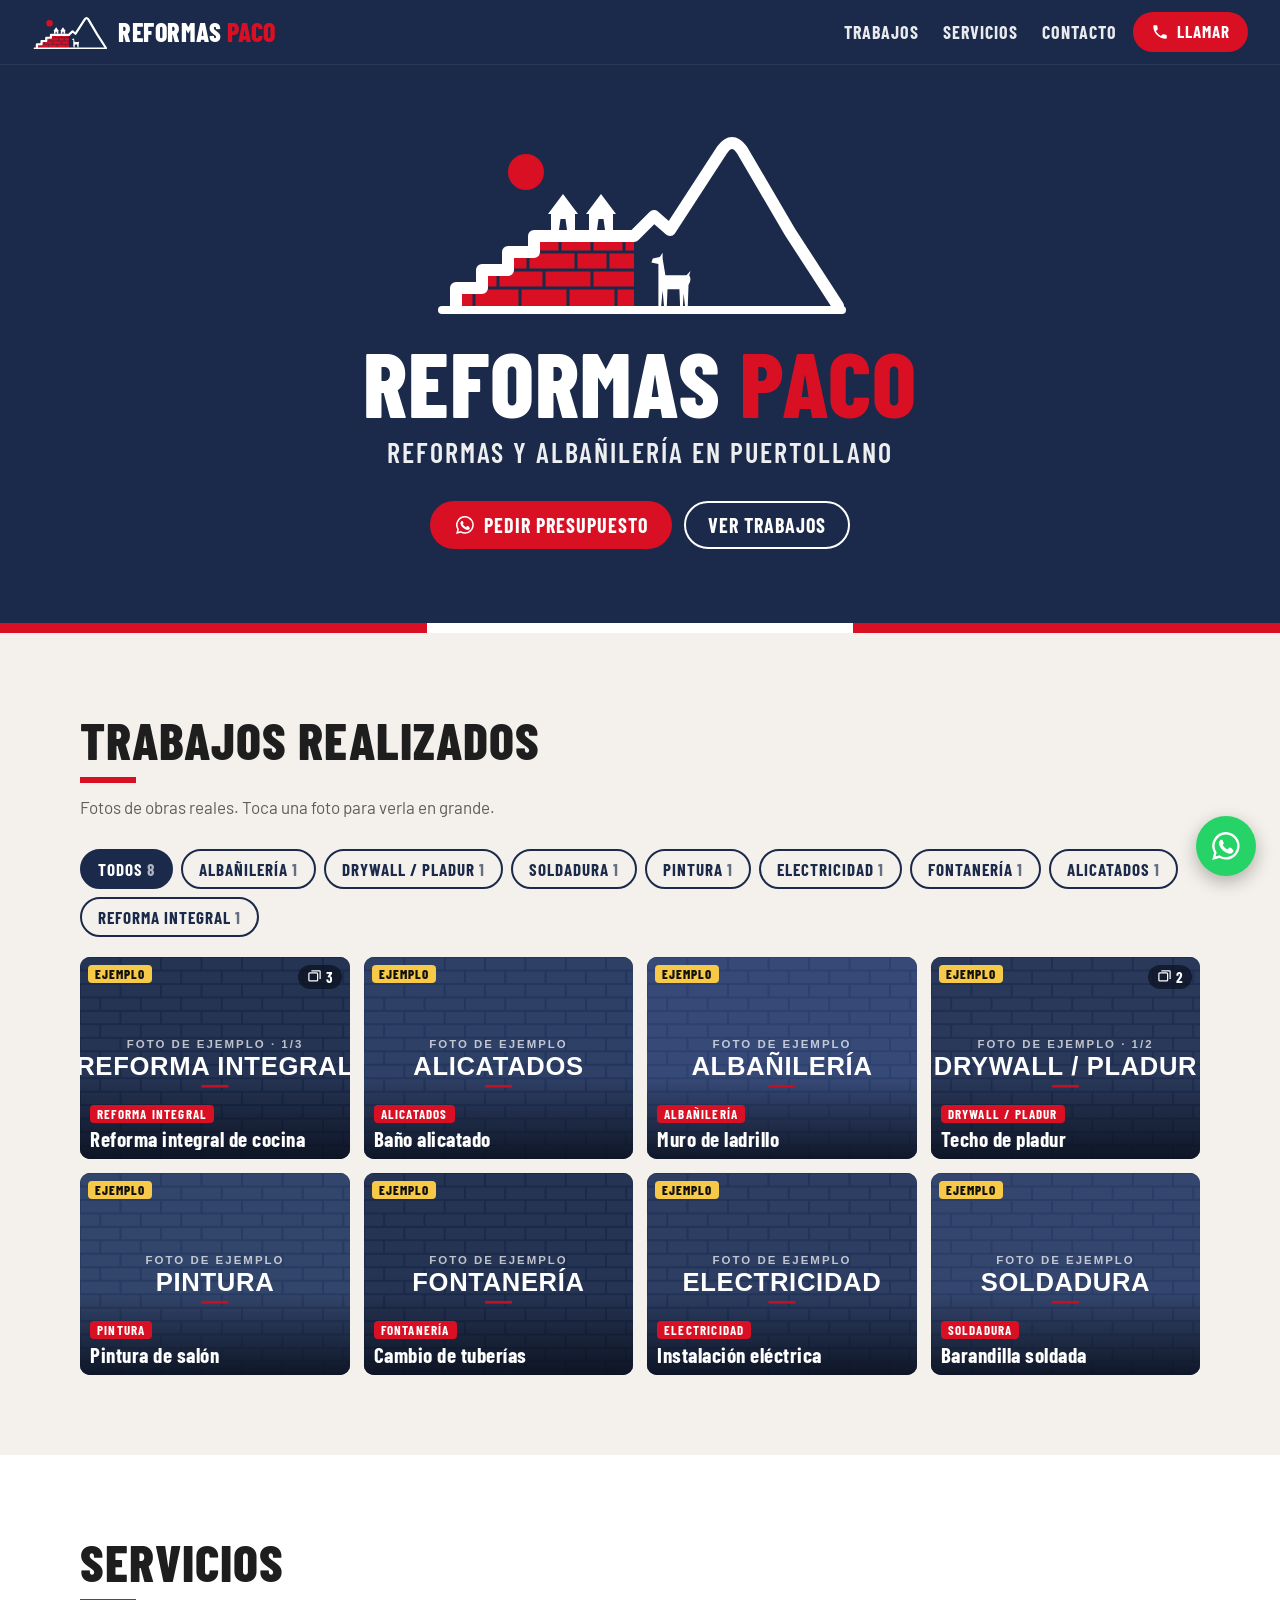
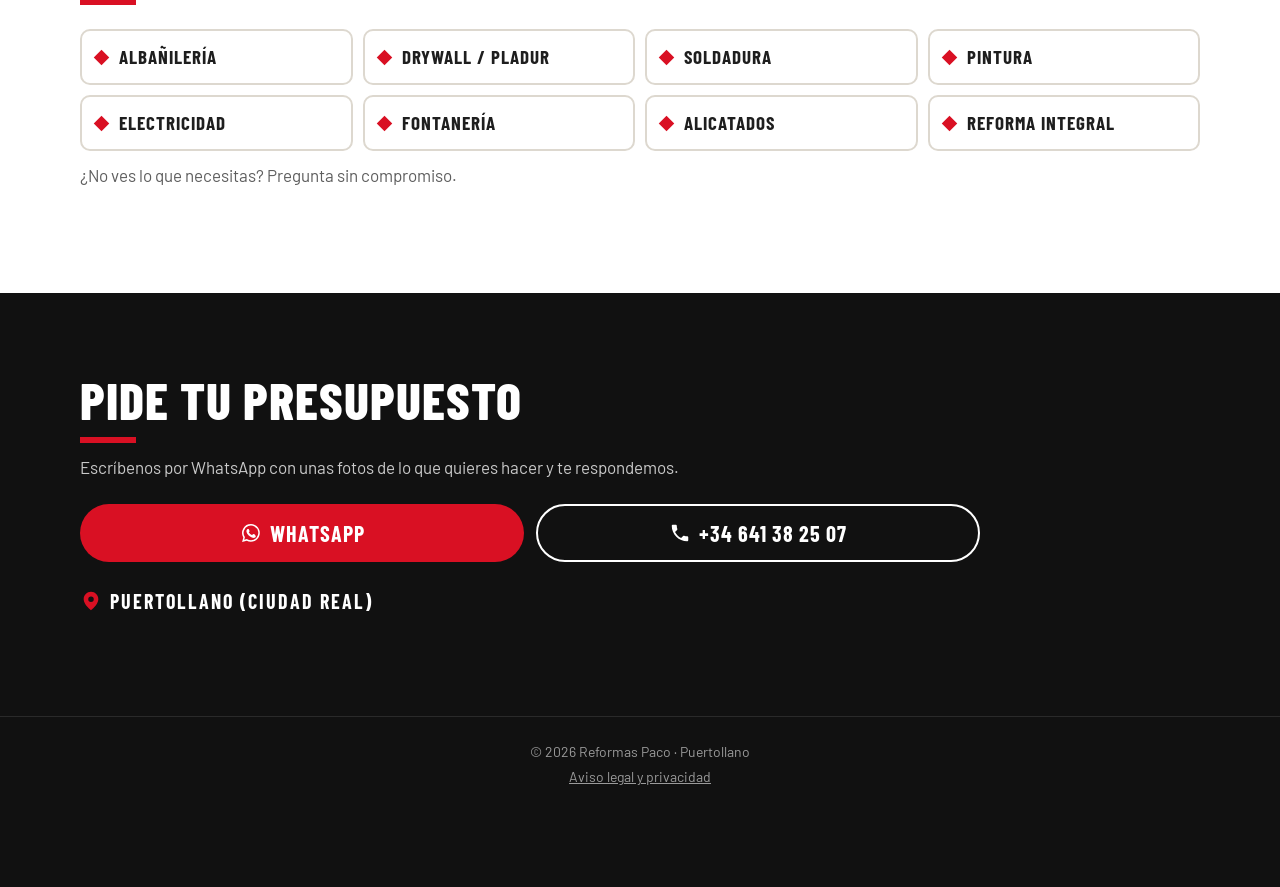
<file: index.html>
<!doctype html>
<html lang="es">
<head>
<meta charset="utf-8">
<meta name="viewport" content="width=device-width, initial-scale=1">
<title>Reformas Paco · Reformas y albañilería en Puertollano</title>
<meta name="description" content="Reformas Paco: albañilería, pladur, pintura, alicatados, fontanería, electricidad, soldadura y reformas integrales en Puertollano. Mira fotos de trabajos reales y pide presupuesto por WhatsApp.">
<meta name="theme-color" content="#1B2A4A">
<!-- Vista previa al compartir el enlace (WhatsApp, Facebook...) -->
<meta property="og:type" content="website">
<meta property="og:title" content="Reformas Paco · Puertollano">
<meta property="og:description" content="Mira mis trabajos de reformas y pide tu presupuesto por WhatsApp.">
<meta property="og:url" content="https://www.reformaspaco.com/">
<meta property="og:image" content="https://www.reformaspaco.com/img/compartir.png">
<link rel="icon" href="img/icono.svg" type="image/svg+xml">
<link rel="preconnect" href="https://fonts.googleapis.com">
<link rel="preconnect" href="https://fonts.gstatic.com" crossorigin>
<link href="https://fonts.googleapis.com/css2?family=Barlow+Condensed:wght@600;700;800&family=Barlow:wght@400;500;600&display=swap" rel="stylesheet">
<link rel="stylesheet" href="estilos.css">
</head>
<body>

<header class="barra">
  <a class="marca" href="#inicio" aria-label="Reformas Paco, inicio">
    <svg class="marca-escena" viewBox="0 0 420 200" aria-hidden="true"><use href="#escena"/></svg>
    <span>REFORMAS <b>PACO</b></span>
  </a>
  <nav class="menu" aria-label="Secciones">
    <a href="#trabajos">Trabajos</a>
    <a href="#servicios">Servicios</a>
    <a href="#contacto">Contacto</a>
  </nav>
  <a class="boton boton-rojo boton-chico" href="tel:+34641382507">
    <svg viewBox="0 0 24 24" aria-hidden="true"><use href="#i-tel"/></svg>Llamar
  </a>
</header>

<main>
  <section class="portada" id="inicio">
    <svg class="portada-escena" viewBox="0 0 420 200" role="img" aria-label="Logo de Reformas Paco: Machu Picchu con andenes de ladrillo y una llama"><use href="#escena"/></svg>
    <h1>REFORMAS <span>PACO</span></h1>
    <p class="portada-sub">Reformas y albañilería en Puertollano</p>
    <div class="portada-botones">
      <a class="boton boton-rojo" data-whatsapp href="https://wa.me/34641382507">
        <svg viewBox="0 0 24 24" aria-hidden="true"><use href="#i-wa"/></svg>Pedir presupuesto
      </a>
      <a class="boton boton-claro" href="#trabajos">Ver trabajos</a>
    </div>
    <div class="franja" aria-hidden="true"><i></i><i></i><i></i></div>
  </section>

  <section class="seccion trabajos" id="trabajos">
    <div class="contenedor">
      <h2>Trabajos realizados</h2>
      <p class="intro">Fotos de obras reales. Toca una foto para verla en grande.<span data-instagram-texto hidden> Las nuevas las subimos primero a <a data-instagram target="_blank" rel="noopener">Instagram</a>.</span></p>
      <div class="filtros" role="toolbar" aria-label="Filtrar por servicio"></div>
      <div class="galeria" aria-live="polite"></div>
      <p class="vacio" hidden>Todavía no hay fotos de este servicio. ¡Pronto subiremos más!</p>
    </div>
  </section>

  <section class="seccion servicios" id="servicios">
    <div class="contenedor">
      <h2>Servicios</h2>
      <ul class="lista-servicios"></ul>
      <p class="intro">¿No ves lo que necesitas? Pregunta sin compromiso.</p>
    </div>
  </section>

  <section class="seccion contacto" id="contacto">
    <div class="contenedor">
      <h2>Pide tu presupuesto</h2>
      <p class="intro">Escríbenos por WhatsApp con unas fotos de lo que quieres hacer y te respondemos.</p>
      <div class="contacto-botones">
        <a class="boton boton-rojo boton-grande" data-whatsapp href="https://wa.me/34641382507">
          <svg viewBox="0 0 24 24" aria-hidden="true"><use href="#i-wa"/></svg>WhatsApp
        </a>
        <a class="boton boton-claro boton-grande" href="tel:+34641382507">
          <svg viewBox="0 0 24 24" aria-hidden="true"><use href="#i-tel"/></svg>+34 641 38 25 07
        </a>
        <a class="boton boton-claro boton-grande" data-instagram hidden target="_blank" rel="noopener">
          <svg viewBox="0 0 24 24" aria-hidden="true"><use href="#i-ig"/></svg><span>Instagram</span>
        </a>
      </div>
      <p class="zona"><svg viewBox="0 0 24 24" aria-hidden="true"><use href="#i-pin"/></svg>Puertollano (Ciudad Real)</p>
    </div>
  </section>
</main>

<footer class="pie">
  <p>© <span data-anio></span> Reformas Paco · Puertollano</p>
  <p><a href="aviso-legal.html">Aviso legal y privacidad</a></p>
</footer>

<a class="flotante-wa" data-whatsapp href="https://wa.me/34641382507" aria-label="Escribir por WhatsApp">
  <svg viewBox="0 0 24 24" aria-hidden="true"><use href="#i-wa"/></svg>
</a>

<dialog class="visor" aria-label="Foto del trabajo">
  <div class="visor-arriba">
    <span class="visor-contador"></span>
    <div class="visor-acciones">
      <button class="visor-boton" data-compartir type="button"><svg viewBox="0 0 24 24" aria-hidden="true"><use href="#i-compartir"/></svg><span>Compartir</span></button>
      <button class="visor-boton" data-cerrar type="button" aria-label="Cerrar"><svg viewBox="0 0 24 24" aria-hidden="true"><use href="#i-cerrar"/></svg></button>
    </div>
  </div>
  <div class="visor-foto">
    <button class="visor-flecha" data-anterior type="button" aria-label="Foto anterior"><svg viewBox="0 0 24 24" aria-hidden="true"><use href="#i-izq"/></svg></button>
    <img alt="">
    <button class="visor-flecha" data-siguiente type="button" aria-label="Foto siguiente"><svg viewBox="0 0 24 24" aria-hidden="true"><use href="#i-der"/></svg></button>
  </div>
  <div class="visor-texto">
    <span class="etiqueta"></span>
    <h3></h3>
    <p></p>
    <a class="visor-ig" target="_blank" rel="noopener" hidden><svg viewBox="0 0 24 24" aria-hidden="true"><use href="#i-ig"/></svg><span>Ver en Instagram</span></a>
  </div>
</dialog>

<!-- Dibujos reutilizables -->
<svg width="0" height="0" style="position:absolute" aria-hidden="true">
  <defs>
    <mask id="juntas" maskUnits="userSpaceOnUse" x="0" y="0" width="420" height="200">
      <rect width="420" height="200" fill="#fff"/>
      <path d="M20 132 H210 M20 150 H210 M20 168 H210 M130 116 V132 M162 116 V132 M194 116 V132 M98 132 V150 M146 132 V150 M178 132 V150 M68 150 V168 M114 150 V168 M162 150 V168 M44 168 V186 M90 168 V186 M138 168 V186 M186 168 V186" fill="none" stroke="#000" stroke-width="3"/>
    </mask>
    <symbol id="escena" viewBox="0 0 420 200">
      <circle cx="96" cy="52" r="18" fill="#D91023"/>
      <path d="M26 186 V168 H52 V150 H78 V132 H104 V116 H204 V186 Z" fill="#D91023" mask="url(#juntas)"/>
      <path d="M118 94 L133 74 L148 94 Z M156 94 L171 74 L186 94 Z" fill="currentColor"/>
      <path fill-rule="evenodd" d="M121 92 H145 V110 H121 Z M129 110 L130.5 99 L135.5 99 L137 110 Z M159 92 H183 V110 H159 Z M167 110 L168.5 99 L173.5 99 L175 110 Z" fill="currentColor"/>
      <path d="M26 186 V168 H52 V150 H78 V132 H104 V116 H204 L224 96 L240 110 L292 30 Q302 16 312 30 L360 112 L408 186" fill="none" stroke="currentColor" stroke-width="12" stroke-linejoin="round" stroke-linecap="round"/>
      <g transform="translate(262 186) scale(-1.4 1.4)"><path d="M4 -22 L19 -22 L21 -34 L21 -38 L23 -35 L28 -34 L29 -31 L24 -30 L24 -20 L24 0 L22 0 L21 -11 L20 0 L18 0 L17.5 -12 L9 -12 L8.5 0 L6.5 0 L6 -9 L5 0 L3 0 L2.5 -15 Q0 -19 2 -22 L1 -25 L4 -22 Z" fill="currentColor"/></g>
      <path d="M12 190 H412" fill="none" stroke="currentColor" stroke-width="8" stroke-linecap="round"/>
    </symbol>
    <symbol id="i-tel" viewBox="0 0 24 24"><path fill="currentColor" d="M6.6 10.8 C8 13.6 10.4 16 13.2 17.4 L15.4 15.2 C15.7 14.9 16.1 14.8 16.5 15 C17.6 15.4 18.8 15.6 20 15.6 C20.6 15.6 21 16 21 16.6 V20 C21 20.6 20.6 21 20 21 C10.6 21 3 13.4 3 4 C3 3.4 3.4 3 4 3 H7.5 C8.1 3 8.5 3.4 8.5 4 C8.5 5.3 8.7 6.5 9.1 7.6 C9.2 8 9.1 8.4 8.8 8.7 Z"/></symbol>
    <symbol id="i-wa" viewBox="0 0 24 24"><path fill="currentColor" d="M12 2.2a9.7 9.7 0 0 0-8.4 14.6L2.3 21.8l5.1-1.3A9.7 9.7 0 1 0 12 2.2Zm0 17.7a8 8 0 0 1-4.1-1.1l-.3-.2-3 .8.8-2.9-.2-.3A8 8 0 1 1 12 19.9Zm4.4-6c-.2-.1-1.4-.7-1.7-.8-.2-.1-.4-.1-.5.1l-.8 1c-.1.2-.3.2-.5.1a6.5 6.5 0 0 1-3.2-2.8c-.2-.4.2-.4.7-1.3.1-.2 0-.3 0-.4l-.8-1.8c-.2-.5-.4-.4-.5-.4h-.5c-.2 0-.4.1-.7.3-.2.3-.9.9-.9 2.2s.9 2.5 1 2.7c.1.2 1.8 2.8 4.4 3.9 1.6.7 2.3.8 3.1.6.5-.1 1.4-.6 1.6-1.2.2-.6.2-1.1.1-1.2l-.6-.3Z"/></symbol>
    <symbol id="i-pin" viewBox="0 0 24 24"><path fill="currentColor" fill-rule="evenodd" d="M12 2 C7.6 2 4 5.6 4 10 C4 16 12 22 12 22 C12 22 20 16 20 10 C20 5.6 16.4 2 12 2 Z M15 10 A3 3 0 1 0 9 10 A3 3 0 1 0 15 10 Z"/></symbol>
    <symbol id="i-cerrar" viewBox="0 0 24 24"><path d="M6 6 L18 18 M18 6 L6 18" stroke="currentColor" stroke-width="2.4" stroke-linecap="round" fill="none"/></symbol>
    <symbol id="i-izq" viewBox="0 0 24 24"><path d="M15 5 L8 12 L15 19" stroke="currentColor" stroke-width="2.6" stroke-linecap="round" stroke-linejoin="round" fill="none"/></symbol>
    <symbol id="i-der" viewBox="0 0 24 24"><path d="M9 5 L16 12 L9 19" stroke="currentColor" stroke-width="2.6" stroke-linecap="round" stroke-linejoin="round" fill="none"/></symbol>
    <symbol id="i-compartir" viewBox="0 0 24 24"><g fill="none" stroke="currentColor" stroke-width="2.2" stroke-linecap="round" stroke-linejoin="round"><path d="M12 15 V3 M7.5 7.5 L12 3 L16.5 7.5"/><path d="M5 12 V20 H19 V12"/></g></symbol>
    <symbol id="i-ig" viewBox="0 0 24 24"><g fill="none" stroke="currentColor" stroke-width="2"><rect x="3" y="3" width="18" height="18" rx="5"/><circle cx="12" cy="12" r="4.2"/></g><circle cx="17.4" cy="6.6" r="1.3" fill="currentColor"/></symbol>
    <symbol id="i-play" viewBox="0 0 24 24"><path d="M8 5 L19 12 L8 19 Z" fill="currentColor"/></symbol>
    <symbol id="i-fotos" viewBox="0 0 24 24"><g fill="none" stroke="currentColor" stroke-width="2"><rect x="3" y="6" width="14" height="13" rx="1.5"/><path d="M7 3 H20 a1 1 0 0 1 1 1 V16"/></g></symbol>
  </defs>
</svg>

<script src="app.js"></script>
</body>
</html>
</file>
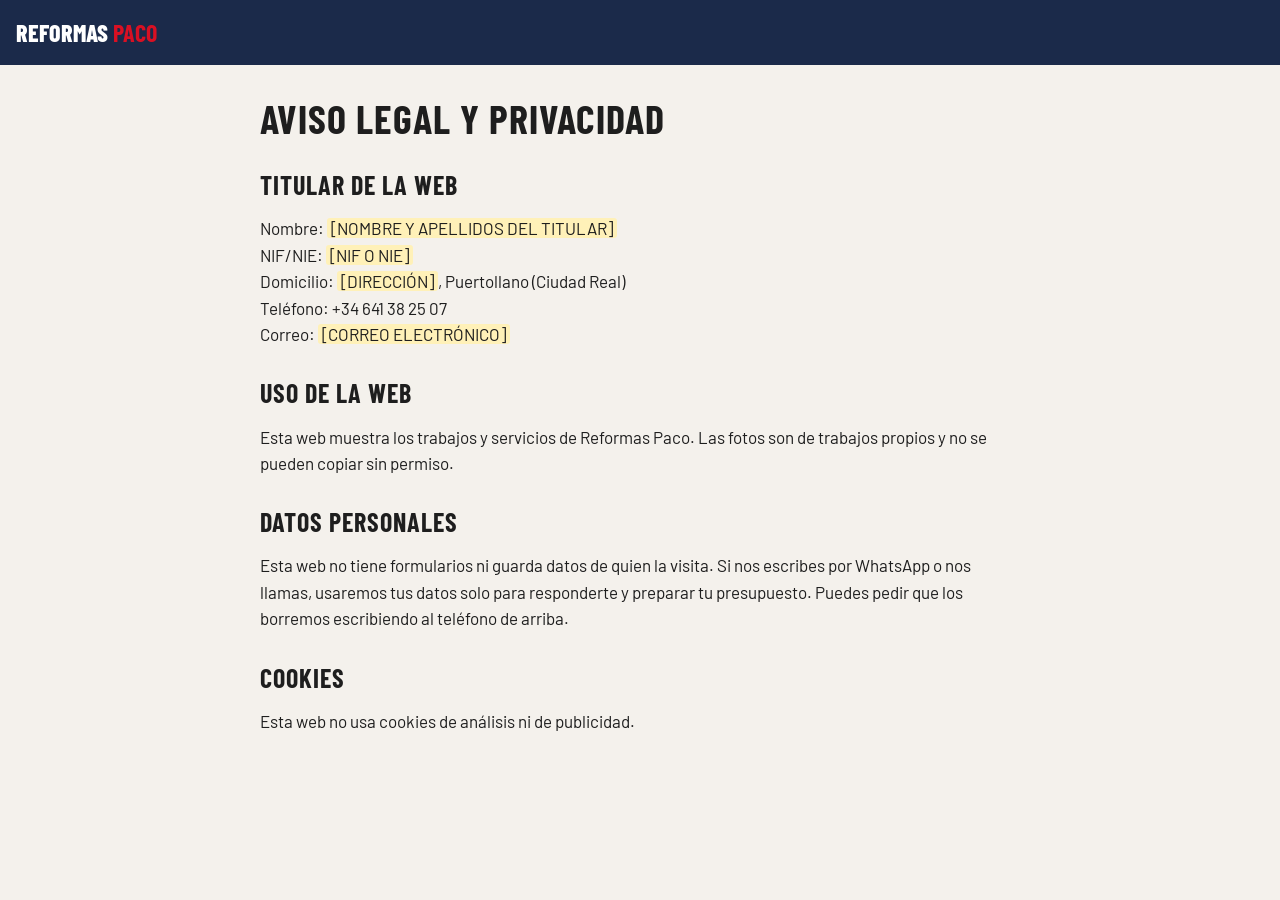
<file: aviso-legal.html>
<!doctype html>
<html lang="es">
<head>
<meta charset="utf-8">
<meta name="viewport" content="width=device-width, initial-scale=1">
<title>Aviso legal y privacidad · Reformas Paco</title>
<meta name="robots" content="noindex">
<link rel="icon" href="img/icono.svg" type="image/svg+xml">
<link href="https://fonts.googleapis.com/css2?family=Barlow+Condensed:wght@700;800&family=Barlow:wght@400;600&display=swap" rel="stylesheet">
<style>
:root{--azul:#1B2A4A;--rojo:#D91023;--crema:#F4F1EC}
body{margin:0;background:var(--crema);color:#1E1E1E;font-family:'Barlow',system-ui,sans-serif;font-size:17px;line-height:1.55}
header{background:var(--azul);color:#fff;padding:14px 16px}
header a{color:#fff;text-decoration:none;font-family:'Barlow Condensed',sans-serif;font-weight:800;font-size:24px}
header b{color:var(--rojo)}
main{max-width:760px;margin:0 auto;padding:32px 16px 64px}
h1,h2{font-family:'Barlow Condensed',sans-serif;text-transform:uppercase;letter-spacing:1px;line-height:1.05}
h1{font-size:40px;margin:0 0 16px}
h2{font-size:26px;margin:32px 0 8px}
.pendiente{background:#FFF1B8;padding:0 4px;border-radius:3px}
</style>
</head>
<body>
<header><a href="./">REFORMAS <b>PACO</b></a></header>
<main>
<h1>Aviso legal y privacidad</h1>

<h2>Titular de la web</h2>
<p>Nombre: <span class="pendiente">[NOMBRE Y APELLIDOS DEL TITULAR]</span><br>
NIF/NIE: <span class="pendiente">[NIF O NIE]</span><br>
Domicilio: <span class="pendiente">[DIRECCIÓN]</span>, Puertollano (Ciudad Real)<br>
Teléfono: +34 641 38 25 07<br>
Correo: <span class="pendiente">[CORREO ELECTRÓNICO]</span></p>

<h2>Uso de la web</h2>
<p>Esta web muestra los trabajos y servicios de Reformas Paco. Las fotos son de trabajos propios y no se pueden copiar sin permiso.</p>

<h2>Datos personales</h2>
<p>Esta web no tiene formularios ni guarda datos de quien la visita. Si nos escribes por WhatsApp o nos llamas, usaremos tus datos solo para responderte y preparar tu presupuesto. Puedes pedir que los borremos escribiendo al teléfono de arriba.</p>

<h2>Cookies</h2>
<p>Esta web no usa cookies de análisis ni de publicidad.</p>
</main>
</body>
</html>
</file>
<file: estilos.css>
:root {
  --azul: #1B2A4A;
  --azul-claro: #2D4170;
  --negro: #111111;
  --rojo: #D91023;
  --rojo-oscuro: #B00C1C;
  --blanco: #FFFFFF;
  --crema: #F4F1EC;
  --texto: #1E1E1E;
  --gris: #5E5E5E;
  --linea: #DDD8CF;
  --titulos: 'Barlow Condensed', 'Arial Narrow', sans-serif;
  --cuerpo: 'Barlow', system-ui, sans-serif;
  --radio: 10px;
}

* { box-sizing: border-box; }
html { scroll-behavior: smooth; scroll-padding-top: 72px; }
body { margin: 0; background: var(--crema); color: var(--texto); font-family: var(--cuerpo); font-size: 17px; line-height: 1.5; }
img { max-width: 100%; display: block; }
svg { flex-shrink: 0; }
a { color: inherit; }

/* Barra superior */
.barra {
  position: sticky; top: 0; z-index: 20;
  display: flex; align-items: center; gap: 16px;
  padding: 10px 16px; background: var(--azul); color: var(--blanco);
  box-shadow: 0 1px 0 rgba(255,255,255,.08);
}
.marca { display: flex; align-items: center; gap: 10px; text-decoration: none; margin-right: auto; }
.marca-escena { width: 64px; height: 30px; color: var(--blanco); }
.marca span { font-family: var(--titulos); font-weight: 800; font-size: 22px; letter-spacing: .5px; line-height: 1; white-space: nowrap; }
.marca b { color: var(--rojo); font-weight: 800; }
.menu { display: none; gap: 24px; }
.menu a { font-family: var(--titulos); font-weight: 700; font-size: 18px; letter-spacing: 1px; text-transform: uppercase; text-decoration: none; opacity: .9; }
.menu a:hover { opacity: 1; color: #FFD6DA; }

/* Botones */
.boton {
  display: inline-flex; align-items: center; justify-content: center; gap: 8px;
  min-height: 48px; padding: 0 22px; border-radius: 999px; border: 2px solid transparent;
  font-family: var(--titulos); font-weight: 700; font-size: 20px; letter-spacing: 1px; text-transform: uppercase;
  text-decoration: none; cursor: pointer; transition: background .15s, color .15s, transform .15s;
}
.boton svg { width: 22px; height: 22px; }
.boton:active { transform: scale(.97); }
.boton-rojo { background: var(--rojo); color: var(--blanco); }
.boton-rojo:hover { background: var(--rojo-oscuro); }
.boton-claro { border-color: currentColor; color: var(--blanco); background: transparent; }
.boton-claro:hover { background: rgba(255,255,255,.1); }
.boton-chico { min-height: 40px; padding: 0 16px; font-size: 17px; }
.boton-chico svg { width: 18px; height: 18px; }
.boton-grande { min-height: 58px; font-size: 22px; width: 100%; }

/* Portada */
.portada {
  position: relative; background: var(--azul); color: var(--blanco);
  text-align: center; padding: 40px 16px 64px;
}
.portada-escena { width: min(420px, 88vw); aspect-ratio: 420 / 200; height: auto; color: var(--blanco); margin: 0 auto; display: block; }
.portada h1 { font-family: var(--titulos); font-weight: 800; font-size: clamp(48px, 14vw, 92px); line-height: .95; letter-spacing: 1px; margin: 18px 0 6px; }
.portada h1 span { color: var(--rojo); }
.portada-sub { font-family: var(--titulos); font-weight: 600; font-size: clamp(20px, 5.4vw, 28px); letter-spacing: 2px; text-transform: uppercase; margin: 0 0 28px; opacity: .92; }
.portada-botones { display: flex; flex-wrap: wrap; justify-content: center; gap: 12px; }
.franja { position: absolute; left: 0; right: 0; bottom: 0; height: 10px; display: flex; }
.franja i { flex: 1; background: var(--rojo); }
.franja i:nth-child(2) { background: var(--blanco); }

/* Secciones */
.seccion { padding: 56px 16px; }
.contenedor { max-width: 1120px; margin: 0 auto; }
.seccion h2 { font-family: var(--titulos); font-weight: 800; font-size: clamp(34px, 9vw, 52px); line-height: 1; letter-spacing: 1px; text-transform: uppercase; margin: 0 0 8px; }
.seccion h2::after { content: ""; display: block; width: 56px; height: 6px; background: var(--rojo); margin-top: 12px; }
.intro { color: var(--gris); margin: 12px 0 24px; max-width: 60ch; }

/* Filtros */
.filtros { display: flex; gap: 8px; overflow-x: auto; padding: 4px 0 12px; margin: 0 -16px 8px; padding-left: 16px; padding-right: 16px; scrollbar-width: none; }
.filtros::-webkit-scrollbar { display: none; }
.chip {
  flex-shrink: 0; min-height: 40px; padding: 0 16px; border-radius: 999px;
  border: 2px solid var(--azul); background: transparent; color: var(--azul);
  font-family: var(--titulos); font-weight: 700; font-size: 17px; letter-spacing: 1px; text-transform: uppercase; cursor: pointer;
}
.chip[aria-pressed="true"] { background: var(--azul); color: var(--blanco); }
.chip span { opacity: .65; margin-left: 4px; }

/* Galería */
.galeria { display: grid; grid-template-columns: repeat(2, minmax(0, 1fr)); gap: 10px; }
.tarjeta {
  position: relative; display: block; width: 100%; padding: 0; border: 0; border-radius: var(--radio); overflow: hidden;
  background: var(--azul); cursor: pointer; text-align: left; aspect-ratio: 4 / 3; color: var(--blanco);
}
.tarjeta img { width: 100%; height: 100%; object-fit: cover; transition: transform .3s; }
.tarjeta:hover img { transform: scale(1.04); }
.tarjeta-info {
  position: absolute; left: 0; right: 0; bottom: 0; padding: 28px 10px 9px;
  background: linear-gradient(transparent, rgba(10,16,30,.88));
}
.tarjeta-info strong { display: block; font-family: var(--titulos); font-weight: 700; font-size: 18px; line-height: 1.1; letter-spacing: .5px; }
.etiqueta { display: inline-block; font-family: var(--titulos); font-weight: 700; font-size: 13px; letter-spacing: 1.2px; text-transform: uppercase; color: var(--blanco); background: var(--rojo); padding: 1px 7px; border-radius: 4px; margin-bottom: 4px; }
.tarjeta-num { position: absolute; top: 8px; right: 8px; display: flex; align-items: center; gap: 4px; background: rgba(10,16,30,.7); border-radius: 999px; padding: 3px 9px; font-family: var(--titulos); font-weight: 700; font-size: 15px; }
.tarjeta-num svg { width: 15px; height: 15px; }
.tarjeta-ejemplo { position: absolute; top: 8px; left: 8px; background: #F7C948; color: var(--negro); border-radius: 4px; padding: 1px 7px; font-family: var(--titulos); font-weight: 800; font-size: 13px; letter-spacing: 1px; }
.vacio { padding: 32px; text-align: center; color: var(--gris); border: 2px dashed var(--linea); border-radius: var(--radio); }

/* Servicios */
.servicios { background: var(--blanco); }
.lista-servicios { list-style: none; padding: 0; margin: 24px 0 0; display: grid; grid-template-columns: repeat(2, minmax(0, 1fr)); gap: 10px; }
.lista-servicios a {
  display: flex; align-items: center; gap: 12px; min-height: 56px; padding: 10px 14px;
  border: 2px solid var(--linea); border-radius: var(--radio); text-decoration: none;
  font-family: var(--titulos); font-weight: 700; font-size: 19px; letter-spacing: 1px; text-transform: uppercase; line-height: 1.1;
  transition: border-color .15s;
}
.lista-servicios a:hover { border-color: var(--rojo); }
.lista-servicios a::before { content: ""; width: 11px; height: 11px; background: var(--rojo); transform: rotate(45deg); flex-shrink: 0; }

/* Contacto */
.contacto { background: var(--negro); color: var(--blanco); }
.contacto .intro { color: #C9C9C9; }
.contacto-botones { display: grid; gap: 12px; max-width: 460px; }
.zona { display: flex; align-items: center; gap: 8px; margin-top: 24px; font-family: var(--titulos); font-weight: 700; font-size: 20px; letter-spacing: 2px; text-transform: uppercase; }
.zona svg { width: 22px; height: 22px; color: var(--rojo); }

/* Pie */
.pie { background: var(--negro); color: #9A9A9A; border-top: 1px solid #2A2A2A; text-align: center; padding: 20px 16px 96px; font-size: 14px; }
.pie p { margin: 4px 0; }

/* Botón flotante de WhatsApp */
.flotante-wa {
  position: fixed; right: 16px; bottom: 16px; z-index: 30; width: 60px; height: 60px; border-radius: 50%;
  display: grid; place-items: center; background: #25D366; color: var(--blanco);
  box-shadow: 0 6px 18px rgba(0,0,0,.28);
}
.flotante-wa svg { width: 34px; height: 34px; }

/* Visor de fotos */
.visor { width: 100%; height: 100%; max-width: none; max-height: none; margin: 0; padding: 0; border: 0; background: rgba(8,12,22,.97); color: var(--blanco); }
.visor[open] { display: flex; flex-direction: column; }
.visor::backdrop { background: rgba(8,12,22,.9); }
.visor-arriba { display: flex; align-items: center; justify-content: space-between; padding: 10px 12px; }
.visor-contador { font-family: var(--titulos); font-weight: 700; font-size: 18px; letter-spacing: 1px; }
.visor-acciones { display: flex; gap: 8px; }
.visor-boton { display: inline-flex; align-items: center; gap: 6px; min-height: 44px; min-width: 44px; padding: 0 12px; justify-content: center; border: 0; border-radius: 999px; background: rgba(255,255,255,.12); color: var(--blanco); font-family: var(--titulos); font-weight: 700; font-size: 17px; letter-spacing: 1px; text-transform: uppercase; cursor: pointer; }
.visor-boton svg { width: 20px; height: 20px; }
.visor-foto { position: relative; flex: 1; min-height: 0; display: flex; align-items: center; justify-content: center; padding: 0 8px; touch-action: pan-y; }
.visor-foto img { max-width: 100%; max-height: 100%; object-fit: contain; border-radius: 6px; user-select: none; }
.visor-flecha { position: absolute; top: 50%; transform: translateY(-50%); width: 48px; height: 48px; border-radius: 50%; border: 0; background: rgba(255,255,255,.14); color: var(--blanco); display: grid; place-items: center; cursor: pointer; }
.visor-flecha svg { width: 26px; height: 26px; }
.visor-flecha[data-anterior] { left: 8px; }
.visor-flecha[data-siguiente] { right: 8px; }
.visor-flecha[hidden] { display: none; }
.visor-texto { padding: 12px 16px 20px; max-width: 760px; width: 100%; margin: 0 auto; }
.visor-texto h3 { font-family: var(--titulos); font-weight: 700; font-size: 24px; letter-spacing: .5px; margin: 2px 0 2px; }
.visor-texto p { margin: 0; color: #C9CED8; }
.aviso-copiado { position: fixed; left: 50%; bottom: 24px; transform: translateX(-50%); background: var(--blanco); color: var(--negro); padding: 10px 18px; border-radius: 999px; font-weight: 600; z-index: 100; }

/* Pantallas más grandes */
@media (min-width: 720px) {
  .barra { padding: 12px 32px; }
  .menu { display: flex; }
  .marca-escena { width: 76px; height: 36px; }
  .marca span { font-size: 26px; }
  .portada { padding: 56px 32px 84px; }
  .seccion { padding: 80px 32px; }
  .filtros { margin: 0 0 8px; padding-left: 0; padding-right: 0; flex-wrap: wrap; }
  .galeria { grid-template-columns: repeat(3, minmax(0, 1fr)); gap: 14px; }
  .tarjeta-info strong { font-size: 21px; }
  .lista-servicios { grid-template-columns: repeat(4, minmax(0, 1fr)); }
  .contacto-botones { grid-template-columns: repeat(auto-fit, minmax(240px, 1fr)); max-width: 900px; }
  .flotante-wa { right: 24px; bottom: 24px; }
}
@media (min-width: 1040px) {
  .galeria { grid-template-columns: repeat(4, minmax(0, 1fr)); }
}
@media (prefers-reduced-motion: reduce) {
  html { scroll-behavior: auto; }
  .tarjeta img, .boton { transition: none; }
}

/* Instagram y vídeos */
.tarjeta-video { position: absolute; top: 50%; left: 50%; transform: translate(-50%, -70%); width: 52px; height: 52px; border-radius: 50%; background: rgba(10,16,30,.6); display: grid; place-items: center; }
.tarjeta-video svg { width: 26px; height: 26px; margin-left: 3px; }
.visor-ig { display: inline-flex; align-items: center; gap: 8px; margin-top: 12px; color: var(--blanco); font-family: var(--titulos); font-weight: 700; font-size: 18px; letter-spacing: 1px; text-transform: uppercase; text-decoration: none; border-bottom: 2px solid var(--rojo); padding-bottom: 2px; }
.visor-ig[hidden] { display: none; }
.visor-ig svg { width: 20px; height: 20px; }
.contacto-botones .boton[hidden] { display: none; }
.intro a { color: var(--azul); font-weight: 600; }
.tarjeta-info strong { display: -webkit-box; -webkit-line-clamp: 2; -webkit-box-orient: vertical; overflow: hidden; }
</file>
